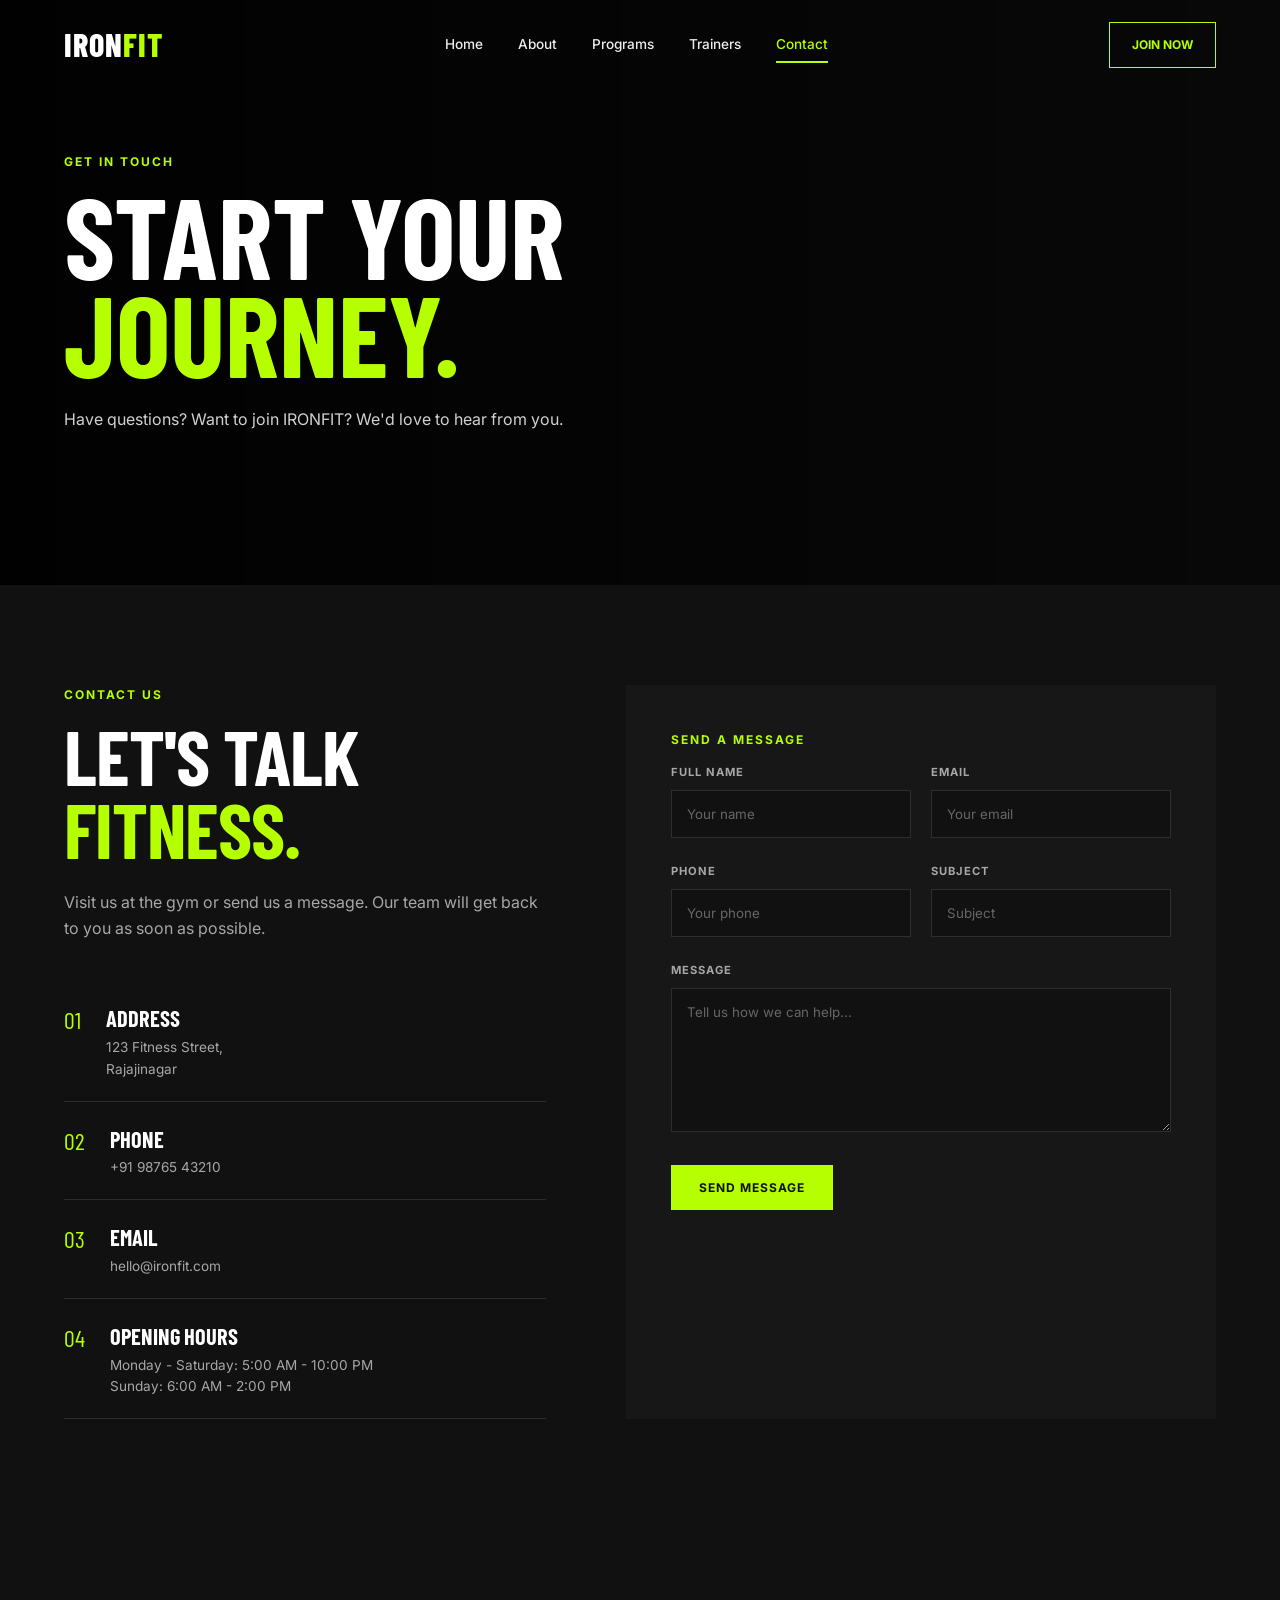
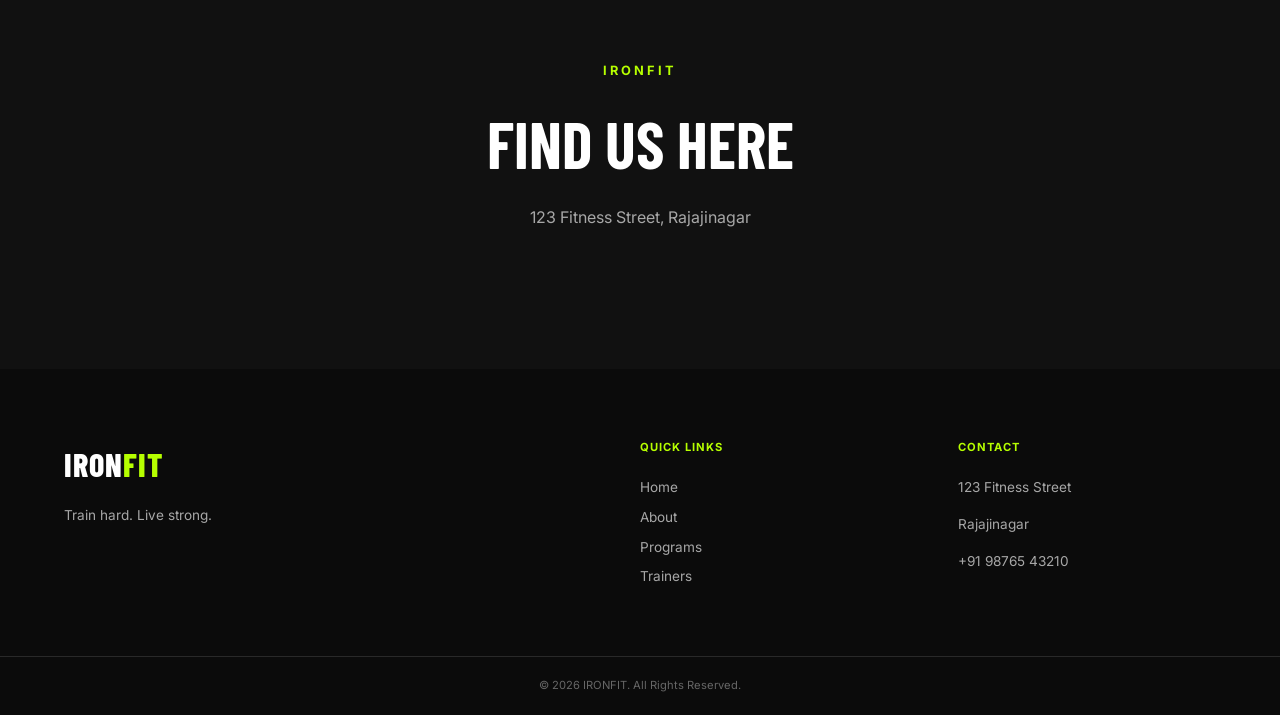
<file: contact.html>
<!DOCTYPE html>
<html lang="en">

<head>

    <meta charset="UTF-8">
    <meta name="viewport" content="width=device-width, initial-scale=1.0">

    <title>Contact | IRONFIT</title>

    <link rel="stylesheet" href="css/style.css">

    <link rel="preconnect" href="https://fonts.googleapis.com">
    <link rel="preconnect" href="https://fonts.gstatic.com" crossorigin>

    <link href="https://fonts.googleapis.com/css2?family=Barlow+Condensed:wght@400;500;600;700;800&family=Inter:wght@300;400;500;600;700&display=swap" rel="stylesheet">

</head>

<body>


<!-- NAVBAR -->

<header class="header">

    <nav class="navbar container">

        <a href="index.html" class="logo">
            IRON<span>FIT</span>
        </a>

        <div class="nav-links">

            <a href="index.html">Home</a>
            <a href="about.html">About</a>
            <a href="programs.html">Programs</a>
            <a href="trainers.html">Trainers</a>
            <a href="contact.html" class="active">Contact</a>

        </div>

        <a href="contact.html" class="nav-btn">
            JOIN NOW
        </a>

    </nav>

</header>


<!-- HERO -->

<section class="page-hero">

    <div class="container">

        <p class="section-label">GET IN TOUCH</p>

        <h1>
            START YOUR
            <span>JOURNEY.</span>
        </h1>

        <p>
            Have questions? Want to join IRONFIT?
            We'd love to hear from you.
        </p>

    </div>

</section>


<!-- CONTACT -->

<section class="section">

    <div class="container contact-grid">


        <!-- CONTACT INFORMATION -->

        <div class="contact-info">

            <p class="section-label">
                CONTACT US
            </p>

            <h2>
                LET'S TALK
                <span>FITNESS.</span>
            </h2>

            <p>
                Visit us at the gym or send us a message.
                Our team will get back to you as soon as possible.
            </p>


            <div class="contact-item">

                <span>01</span>

                <div>
                    <h3>ADDRESS</h3>
                    <p>
                        123 Fitness Street,<br>
                        Rajajinagar
                    </p>
                </div>

            </div>


            <div class="contact-item">

                <span>02</span>

                <div>
                    <h3>PHONE</h3>
                    <p>+91 98765 43210</p>
                </div>

            </div>


            <div class="contact-item">

                <span>03</span>

                <div>
                    <h3>EMAIL</h3>
                    <p>hello@ironfit.com</p>
                </div>

            </div>


            <div class="contact-item">

                <span>04</span>

                <div>
                    <h3>OPENING HOURS</h3>
                    <p>
                        Monday - Saturday: 5:00 AM - 10:00 PM
                        <br>
                        Sunday: 6:00 AM - 2:00 PM
                    </p>
                </div>

            </div>

        </div>


        <!-- CONTACT FORM -->

        <div class="contact-form">

            <p class="section-label">
                SEND A MESSAGE
            </p>

            <form>

                <div class="form-row">

                    <div class="form-group">

                        <label for="name">
                            FULL NAME
                        </label>

                        <input
                            type="text"
                            id="name"
                            placeholder="Your name"
                        >

                    </div>


                    <div class="form-group">

                        <label for="email">
                            EMAIL
                        </label>

                        <input
                            type="email"
                            id="email"
                            placeholder="Your email"
                        >

                    </div>

                </div>


                <div class="form-row">

                    <div class="form-group">

                        <label for="phone">
                            PHONE
                        </label>

                        <input
                            type="tel"
                            id="phone"
                            placeholder="Your phone"
                        >

                    </div>


                    <div class="form-group">

                        <label for="subject">
                            SUBJECT
                        </label>

                        <input
                            type="text"
                            id="subject"
                            placeholder="Subject"
                        >

                    </div>

                </div>


                <div class="form-group">

                    <label for="message">
                        MESSAGE
                    </label>

                    <textarea
                        id="message"
                        rows="7"
                        placeholder="Tell us how we can help..."
                    ></textarea>

                </div>


                <button
                    type="submit"
                    class="btn btn-primary"
                >
                    SEND MESSAGE
                </button>

            </form>

        </div>

    </div>

</section>


<!-- MAP PLACEHOLDER -->

<section class="map-section">

    <div class="map-placeholder">

        <div>

            <span>IRONFIT</span>

            <h2>FIND US HERE</h2>

            <p>
                123 Fitness Street, Rajajinagar
            </p>

        </div>

    </div>

</section>


<!-- FOOTER -->

<footer class="footer">

    <div class="container footer-grid">

        <div>

            <a href="index.html" class="logo">
                IRON<span>FIT</span>
            </a>

            <p>
                Train hard. Live strong.
            </p>

        </div>

        <div>

            <h4>QUICK LINKS</h4>

            <a href="index.html">Home</a>
            <a href="about.html">About</a>
            <a href="programs.html">Programs</a>
            <a href="trainers.html">Trainers</a>

        </div>

        <div>

            <h4>CONTACT</h4>

            <p>123 Fitness Street</p>
            <p>Rajajinagar</p>
            <p>+91 98765 43210</p>

        </div>

    </div>


    <div class="footer-bottom">

        <p>
            © 2026 IRONFIT. All Rights Reserved.
        </p>

    </div>

</footer>

</body>
</html>
</file>
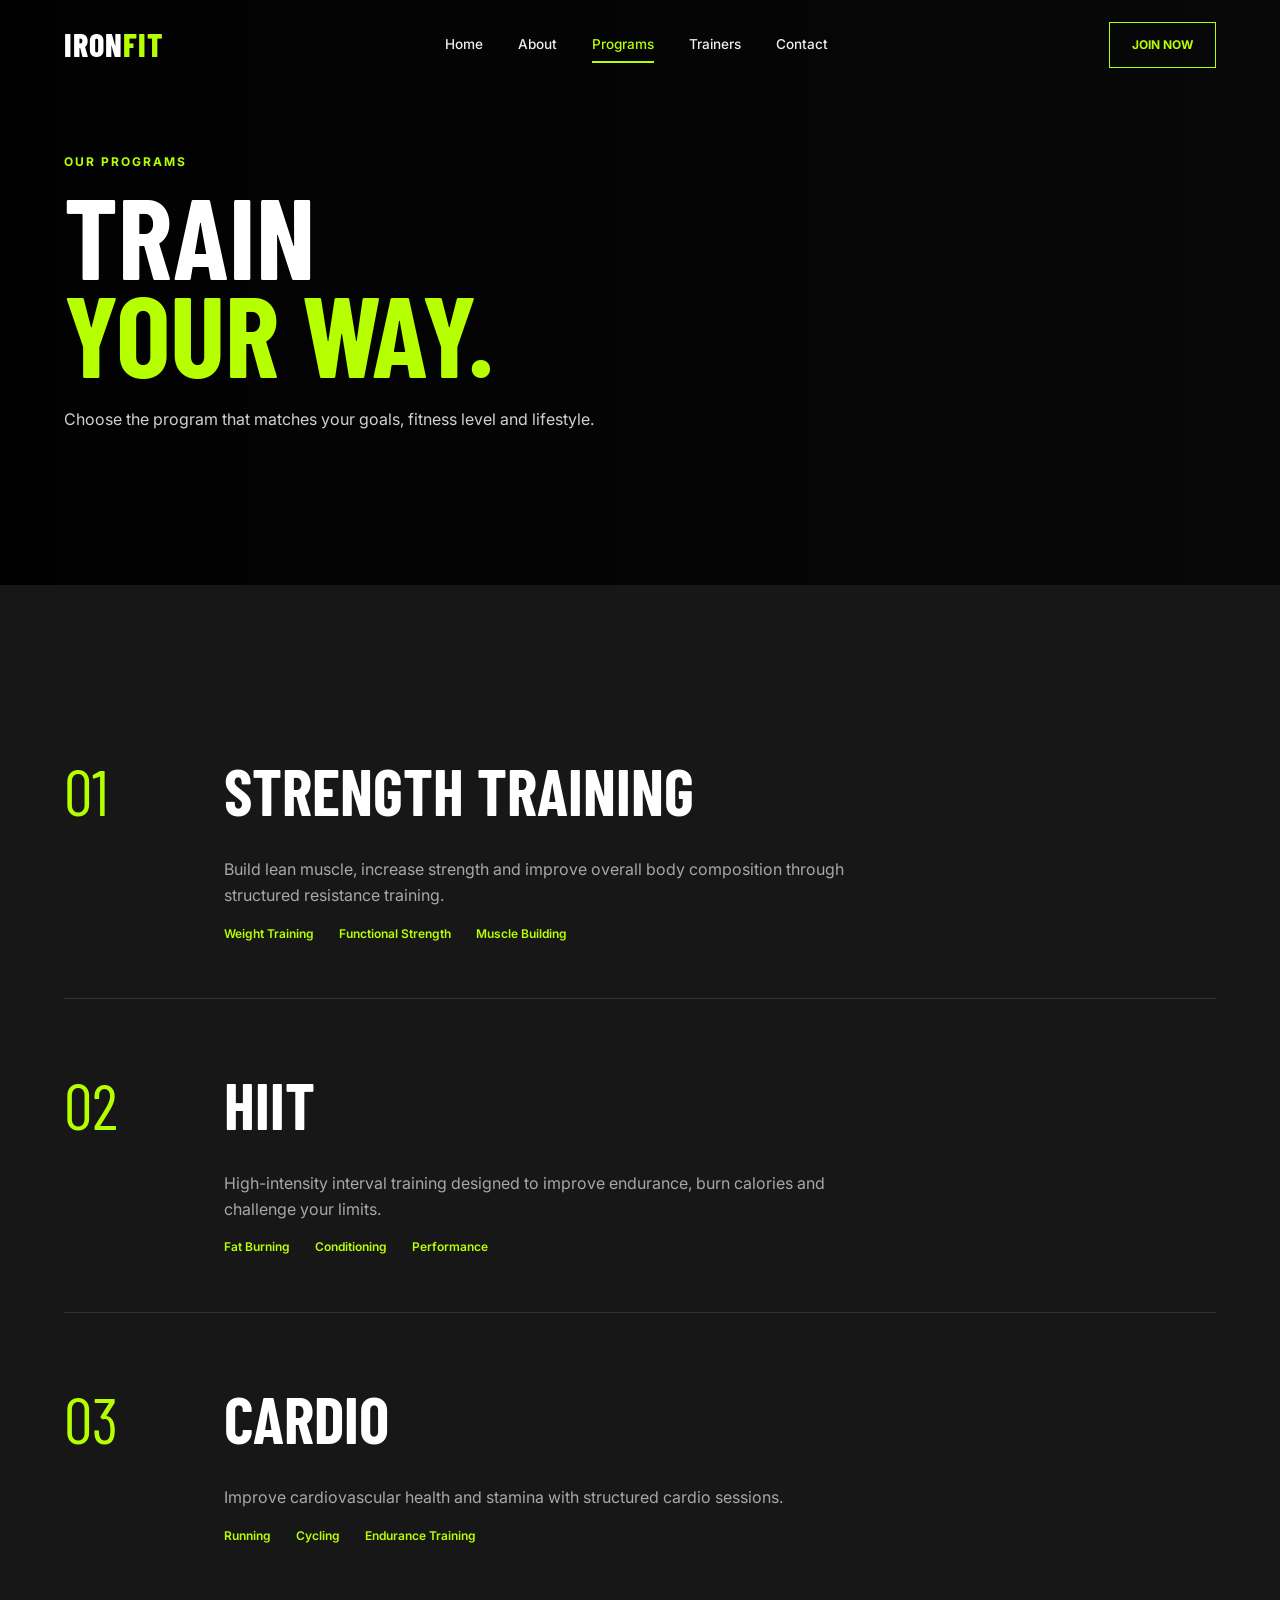
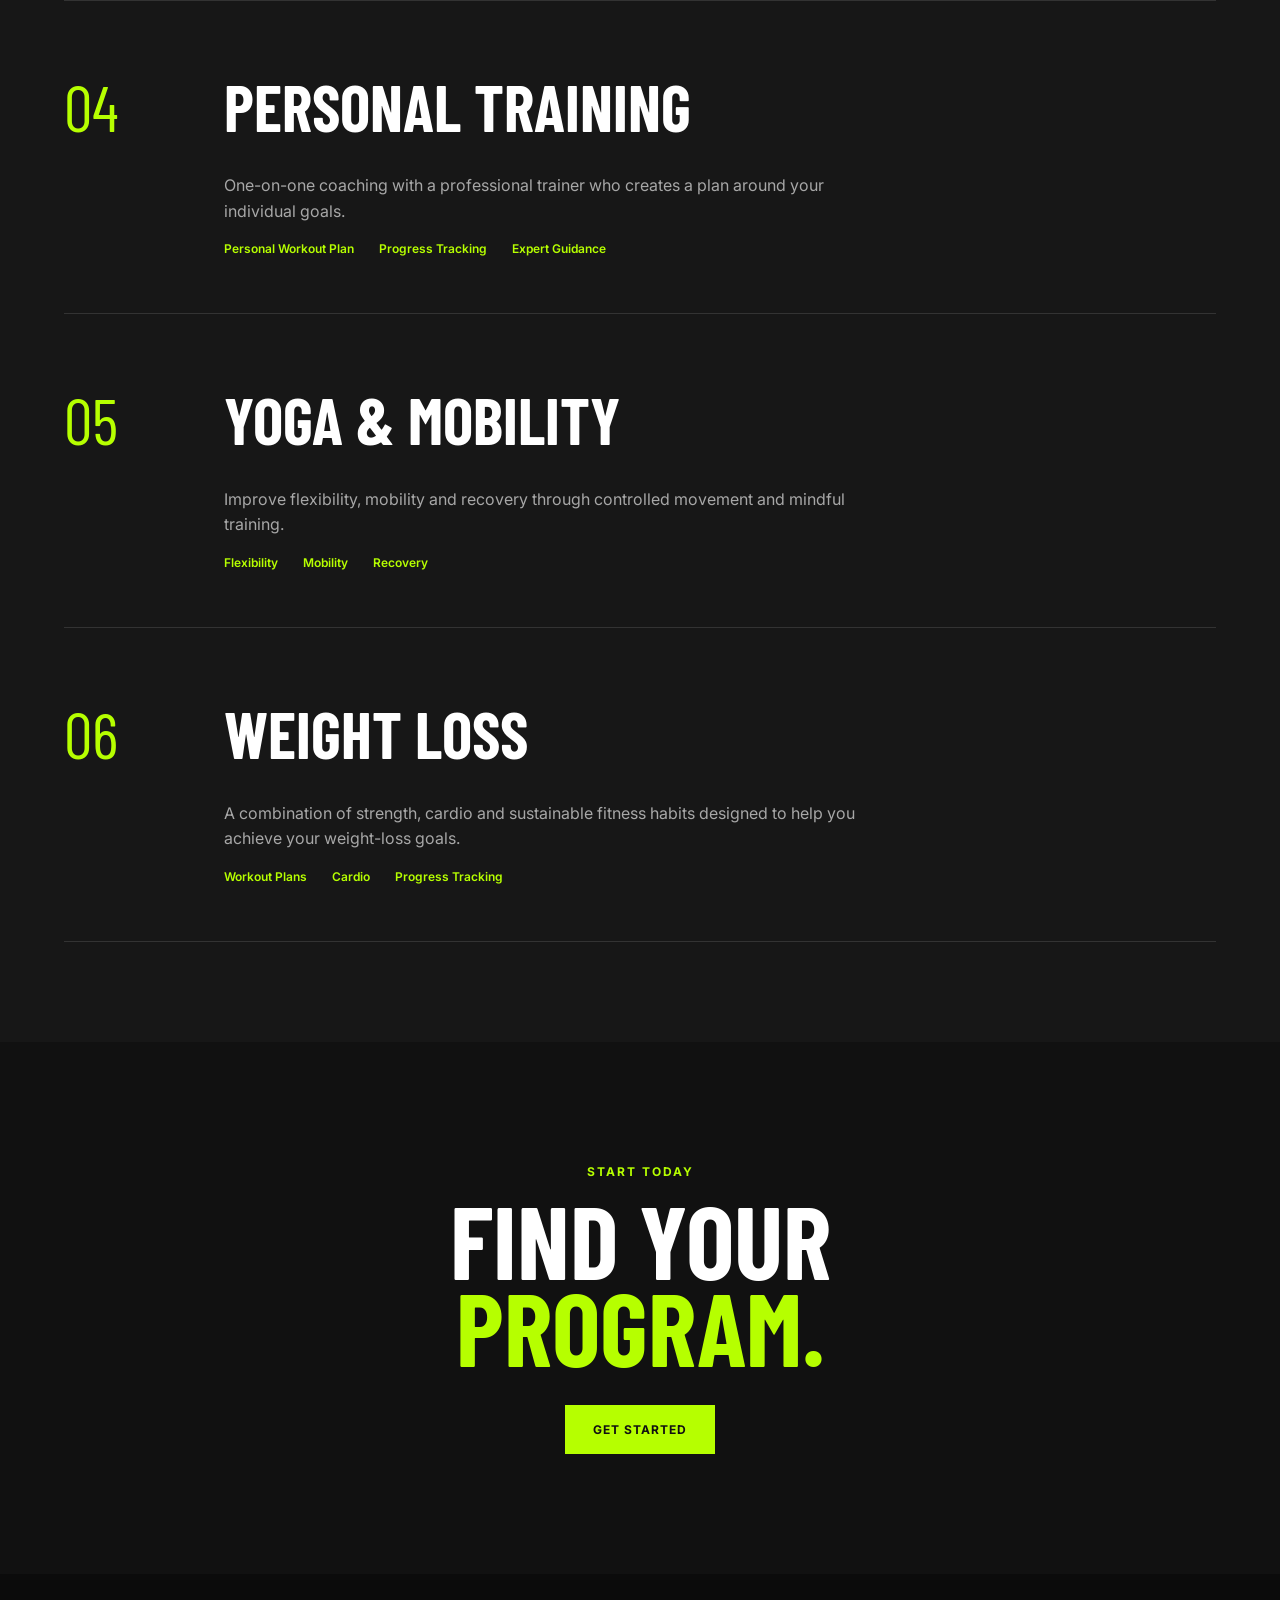
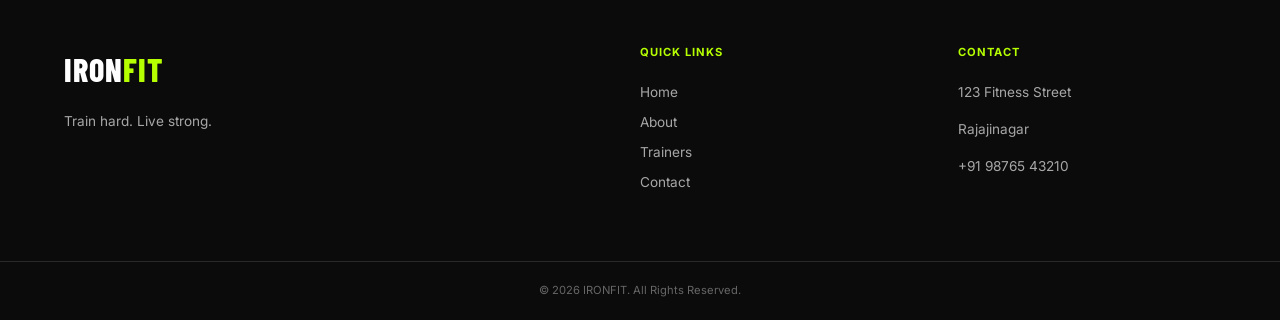
<file: programs.html>
<!DOCTYPE html>
<html lang="en">

<head>

    <meta charset="UTF-8">
    <meta name="viewport" content="width=device-width, initial-scale=1.0">

    <title>Programs | IRONFIT</title>

    <link rel="stylesheet" href="css/style.css">

    <link rel="preconnect" href="https://fonts.googleapis.com">
    <link rel="preconnect" href="https://fonts.gstatic.com" crossorigin>

    <link href="https://fonts.googleapis.com/css2?family=Barlow+Condensed:wght@400;500;600;700;800&family=Inter:wght@300;400;500;600;700&display=swap" rel="stylesheet">

</head>

<body>


<!-- NAVBAR -->

<header class="header">

    <nav class="navbar container">

        <a href="index.html" class="logo">
            IRON<span>FIT</span>
        </a>

        <div class="nav-links">

            <a href="index.html">Home</a>
            <a href="about.html">About</a>
            <a href="programs.html" class="active">Programs</a>
            <a href="trainers.html">Trainers</a>
            <a href="contact.html">Contact</a>

        </div>

        <a href="contact.html" class="nav-btn">
            JOIN NOW
        </a>

    </nav>

</header>


<!-- HERO -->

<section class="page-hero">

    <div class="container">

        <p class="section-label">OUR PROGRAMS</p>

        <h1>
            TRAIN
            <span>YOUR WAY.</span>
        </h1>

        <p>
            Choose the program that matches your goals,
            fitness level and lifestyle.
        </p>

    </div>

</section>


<!-- PROGRAMS -->

<section class="section-dark section">

    <div class="container">

        <div class="program-list">

            <article class="program-large">

                <div class="program-large-number">
                    01
                </div>

                <div>

                    <h2>STRENGTH TRAINING</h2>

                    <p>
                        Build lean muscle, increase strength and
                        improve overall body composition through
                        structured resistance training.
                    </p>

                    <ul>
                        <li>Weight Training</li>
                        <li>Functional Strength</li>
                        <li>Muscle Building</li>
                    </ul>

                </div>

            </article>


            <article class="program-large">

                <div class="program-large-number">
                    02
                </div>

                <div>

                    <h2>HIIT</h2>

                    <p>
                        High-intensity interval training designed
                        to improve endurance, burn calories and
                        challenge your limits.
                    </p>

                    <ul>
                        <li>Fat Burning</li>
                        <li>Conditioning</li>
                        <li>Performance</li>
                    </ul>

                </div>

            </article>


            <article class="program-large">

                <div class="program-large-number">
                    03
                </div>

                <div>

                    <h2>CARDIO</h2>

                    <p>
                        Improve cardiovascular health and stamina
                        with structured cardio sessions.
                    </p>

                    <ul>
                        <li>Running</li>
                        <li>Cycling</li>
                        <li>Endurance Training</li>
                    </ul>

                </div>

            </article>


            <article class="program-large">

                <div class="program-large-number">
                    04
                </div>

                <div>

                    <h2>PERSONAL TRAINING</h2>

                    <p>
                        One-on-one coaching with a professional
                        trainer who creates a plan around your
                        individual goals.
                    </p>

                    <ul>
                        <li>Personal Workout Plan</li>
                        <li>Progress Tracking</li>
                        <li>Expert Guidance</li>
                    </ul>

                </div>

            </article>


            <article class="program-large">

                <div class="program-large-number">
                    05
                </div>

                <div>

                    <h2>YOGA & MOBILITY</h2>

                    <p>
                        Improve flexibility, mobility and recovery
                        through controlled movement and mindful
                        training.
                    </p>

                    <ul>
                        <li>Flexibility</li>
                        <li>Mobility</li>
                        <li>Recovery</li>
                    </ul>

                </div>

            </article>


            <article class="program-large">

                <div class="program-large-number">
                    06
                </div>

                <div>

                    <h2>WEIGHT LOSS</h2>

                    <p>
                        A combination of strength, cardio and
                        sustainable fitness habits designed to
                        help you achieve your weight-loss goals.
                    </p>

                    <ul>
                        <li>Workout Plans</li>
                        <li>Cardio</li>
                        <li>Progress Tracking</li>
                    </ul>

                </div>

            </article>

        </div>

    </div>

</section>


<!-- CTA -->

<section class="cta">

    <div class="container cta-content">

        <p class="section-label">START TODAY</p>

        <h2>
            FIND YOUR
            <span>PROGRAM.</span>
        </h2>

        <a href="contact.html" class="btn btn-primary">
            GET STARTED
        </a>

    </div>

</section>


<!-- FOOTER -->

<footer class="footer">

    <div class="container footer-grid">

        <div>

            <a href="index.html" class="logo">
                IRON<span>FIT</span>
            </a>

            <p>
                Train hard. Live strong.
            </p>

        </div>

        <div>

            <h4>QUICK LINKS</h4>

            <a href="index.html">Home</a>
            <a href="about.html">About</a>
            <a href="trainers.html">Trainers</a>
            <a href="contact.html">Contact</a>

        </div>

        <div>

            <h4>CONTACT</h4>

            <p>123 Fitness Street</p>
            <p>Rajajinagar</p>
            <p>+91 98765 43210</p>

        </div>

    </div>

    <div class="footer-bottom">
        <p>© 2026 IRONFIT. All Rights Reserved.</p>
    </div>

</footer>

</body>
</html>
</file>
<file: css/style.css>
* {
    margin: 0;
    padding: 0;
    box-sizing: border-box;
}

html {
    scroll-behavior: smooth;
}

body {
    font-family: "Inter", sans-serif;
    background: #111111;
    color: #ffffff;
    line-height: 1.6;
    overflow-x: hidden;
}

img {
    width: 100%;
    display: block;
}

a {
    text-decoration: none;
    color: inherit;
}

button,
input,
textarea {
    font-family: inherit;
}

:root {
    --background: #111111;
    --dark: #171717;
    --dark-light: #202020;
    --white: #ffffff;
    --gray: #a7a7a7;
    --gray-light: #d1d1d1;
    --accent: #b6ff00;
    --accent-dark: #8ec900;
    --border: rgba(255, 255, 255, 0.12);
    --container: 1200px;
}

.container {
    width: min(90%, var(--container));
    margin: auto;
}

.section {
    padding: 100px 0;
}

.section-dark {
    background: #171717;
}

.section-label {
    color: var(--accent);
    font-size: 0.75rem;
    font-weight: 700;
    letter-spacing: 2px;
    margin-bottom: 15px;
}

.section-heading {
    display: flex;
    justify-content: space-between;
    align-items: end;
    gap: 30px;
    margin-bottom: 50px;
}

.section-heading.centered {
    display: block;
    text-align: center;
    max-width: 700px;
    margin-left: auto;
    margin-right: auto;
}

.section-heading h2,
.intro-content h2,
.contact-info h2 {
    font-family: "Barlow Condensed", sans-serif;
    font-size: clamp(3rem, 6vw, 5.5rem);
    line-height: 0.95;
    font-weight: 700;
    letter-spacing: -1px;
}

.section-heading h2 span,
.intro-content h2 span,
.contact-info h2 span {
    color: var(--accent);
    display: block;
}

.section-heading.centered > p:last-child {
    color: var(--gray);
    margin-top: 20px;
}

.header {
    position: absolute;
    top: 0;
    left: 0;
    width: 100%;
    z-index: 100;
    animation: navReveal 1s ease both;
}

.navbar {
    min-height: 90px;
    display: flex;
    align-items: center;
    justify-content: space-between;
    gap: 30px;
}

.logo {
    font-family: "Barlow Condensed", sans-serif;
    font-size: 2rem;
    font-weight: 800;
    letter-spacing: 1px;
    transition: 0.3s ease;
}

.logo span {
    color: var(--accent);
}

.logo:hover {
    transform: translateY(-2px);
    letter-spacing: 2px;
}

.nav-links {
    display: flex;
    align-items: center;
    gap: 35px;
}

.nav-links a {
    font-size: 0.85rem;
    font-weight: 500;
    color: #eeeeee;
    transition: 0.3s ease;
    position: relative;
}

.nav-links a::after {
    content: "";
    position: absolute;
    left: 0;
    bottom: -7px;
    width: 0;
    height: 2px;
    background: var(--accent);
    transition: width 0.3s ease;
}

.nav-links a:hover::after,
.nav-links a.active::after {
    width: 100%;
}

.nav-links a:hover,
.nav-links a.active {
    color: var(--accent);
}

.nav-btn {
    border: 1px solid var(--accent);
    padding: 12px 22px;
    font-size: 0.75rem;
    font-weight: 700;
    color: var(--accent);
    transition: 0.3s ease;
    position: relative;
    overflow: hidden;
}

.nav-btn:hover {
    background: var(--accent);
    color: #111111;
    transform: translateY(-3px);
    box-shadow: 0 10px 25px rgba(182, 255, 0, 0.15);
}

.btn {
    display: inline-flex;
    justify-content: center;
    align-items: center;
    padding: 15px 28px;
    font-size: 0.75rem;
    font-weight: 700;
    letter-spacing: 1px;
    transition: 0.35s ease;
    position: relative;
    overflow: hidden;
}

.btn::before {
    content: "";
    position: absolute;
    top: 0;
    left: -110%;
    width: 100%;
    height: 100%;
    background: rgba(255, 255, 255, 0.18);
    transform: skewX(-20deg);
    transition: left 0.5s ease;
}

.btn:hover::before {
    left: 110%;
}

.btn-primary {
    background: var(--accent);
    color: #111111;
}

.btn-primary:hover {
    background: var(--white);
    transform: translateY(-4px);
    box-shadow: 0 15px 35px rgba(182, 255, 0, 0.18);
}

.btn-outline {
    border: 1px solid rgba(255, 255, 255, 0.4);
    color: var(--white);
}

.btn-outline:hover {
    border-color: var(--accent);
    color: var(--accent);
    transform: translateY(-4px);
    box-shadow: 0 15px 35px rgba(182, 255, 0, 0.08);
}

.text-link {
    color: var(--accent);
    font-size: 0.75rem;
    font-weight: 700;
    letter-spacing: 1px;
    transition: 0.3s ease;
}

.text-link:hover {
    letter-spacing: 2px;
}

.hero {
    min-height: 100vh;
    display: flex;
    align-items: center;
    position: relative;
    background:
        url("https://images.unsplash.com/photo-1534438327276-14e5300c3a48?auto=format&fit=crop&w=2000&q=85")
        center/cover no-repeat;
    animation: heroZoom 1.8s ease both;
}

.hero-overlay {
    position: absolute;
    inset: 0;
    background:
        linear-gradient(
            90deg,
            rgba(0, 0, 0, 0.88),
            rgba(0, 0, 0, 0.55),
            rgba(0, 0, 0, 0.25)
        );
}

.hero-content {
    position: relative;
    z-index: 2;
    padding-top: 80px;
}

.hero-small {
    color: var(--accent);
    font-size: 0.8rem;
    font-weight: 700;
    letter-spacing: 3px;
    margin-bottom: 20px;
    animation: fadeUp 0.8s 0.3s ease both;
}

.hero h1 {
    font-family: "Barlow Condensed", sans-serif;
    font-size: clamp(4rem, 10vw, 9rem);
    line-height: 0.82;
    max-width: 900px;
    font-weight: 800;
    animation: fadeUp 0.9s 0.45s ease both;
}

.hero h1 span {
    color: var(--accent);
    display: block;
    animation: accentReveal 1s 0.8s ease both;
}

.hero-description {
    max-width: 550px;
    color: #d1d1d1;
    margin: 30px 0;
    font-size: 1rem;
    animation: fadeUp 0.8s 0.9s ease both;
}

.hero-buttons {
    display: flex;
    gap: 15px;
    flex-wrap: wrap;
    animation: fadeUp 0.8s 1.05s ease both;
}

.stats-section {
    background: var(--accent);
    color: #111111;
}

.stats {
    display: grid;
    grid-template-columns: repeat(4, 1fr);
}

.stat {
    padding: 35px 20px;
    text-align: center;
    border-right: 1px solid rgba(0, 0, 0, 0.2);
    transition: 0.35s ease;
    animation: statReveal 0.8s ease both;
}

.stat:nth-child(2) {
    animation-delay: 0.1s;
}

.stat:nth-child(3) {
    animation-delay: 0.2s;
}

.stat:nth-child(4) {
    animation-delay: 0.3s;
}

.stat:hover {
    transform: translateY(-8px);
    background: rgba(255, 255, 255, 0.12);
}

.stat:last-child {
    border-right: none;
}

.stat h2 {
    font-family: "Barlow Condensed", sans-serif;
    font-size: 3rem;
    line-height: 1;
    transition: 0.3s ease;
}

.stat:hover h2 {
    transform: scale(1.08);
}

.stat p {
    font-size: 0.7rem;
    font-weight: 700;
    letter-spacing: 1px;
    margin-top: 8px;
}

.intro-grid {
    display: grid;
    grid-template-columns: 1fr 1fr;
    gap: 80px;
    align-items: center;
}

.section-image {
    overflow: hidden;
    position: relative;
}

.section-image::after {
    content: "";
    position: absolute;
    inset: 0;
    border: 1px solid rgba(182, 255, 0, 0.3);
    opacity: 0;
    transition: 0.5s ease;
    pointer-events: none;
}

.section-image:hover::after {
    opacity: 1;
    inset: 12px;
}

.section-image img {
    height: 550px;
    object-fit: cover;
    transition: transform 0.7s ease;
}

.section-image:hover img {
    transform: scale(1.06);
}

.intro-content {
    animation: fadeUp 1s ease both;
}

.intro-content > p:not(.section-label) {
    color: var(--gray);
    margin: 20px 0;
    max-width: 550px;
}

.program-grid {
    display: grid;
    grid-template-columns: repeat(4, 1fr);
    gap: 1px;
    background: var(--border);
}

.program-card {
    background: #171717;
    min-height: 300px;
    padding: 35px;
    position: relative;
    transition: 0.45s ease;
    overflow: hidden;
}

.program-card::before {
    content: "";
    position: absolute;
    left: 0;
    bottom: 0;
    width: 100%;
    height: 3px;
    background: var(--accent);
    transform: scaleX(0);
    transform-origin: left;
    transition: transform 0.45s ease;
}

.program-card::after {
    content: "";
    position: absolute;
    width: 90px;
    height: 90px;
    right: -40px;
    top: -40px;
    border-radius: 50%;
    background: rgba(182, 255, 0, 0.05);
    transition: 0.5s ease;
}

.program-card:hover {
    background: #222222;
    transform: translateY(-8px);
}

.program-card:hover::before {
    transform: scaleX(1);
}

.program-card:hover::after {
    transform: scale(2.5);
}

.program-card:nth-child(1) {
    animation: fadeUp 0.7s 0.1s ease both;
}

.program-card:nth-child(2) {
    animation: fadeUp 0.7s 0.2s ease both;
}

.program-card:nth-child(3) {
    animation: fadeUp 0.7s 0.3s ease both;
}

.program-card:nth-child(4) {
    animation: fadeUp 0.7s 0.4s ease both;
}

.program-number {
    color: var(--accent);
    font-family: "Barlow Condensed", sans-serif;
    font-size: 2rem;
    transition: 0.3s ease;
}

.program-card:hover .program-number {
    transform: translateX(8px);
}

.program-card h3 {
    font-family: "Barlow Condensed", sans-serif;
    font-size: 2rem;
    margin-top: 50px;
    transition: 0.3s ease;
}

.program-card:hover h3 {
    color: var(--accent);
    transform: translateX(5px);
}

.program-card p {
    color: var(--gray);
    font-size: 0.9rem;
    margin: 15px 0 30px;
}

.program-card a {
    color: var(--accent);
    font-size: 0.7rem;
    font-weight: 700;
    transition: 0.3s ease;
}

.program-card a:hover {
    letter-spacing: 2px;
}

.features-grid {
    display: grid;
    grid-template-columns: repeat(3, 1fr);
    gap: 25px;
    margin-top: 50px;
}

.feature-card {
    border: 1px solid var(--border);
    padding: 35px;
    transition: 0.45s ease;
    position: relative;
    overflow: hidden;
}

.feature-card::before {
    content: "";
    position: absolute;
    left: 0;
    top: 0;
    width: 3px;
    height: 0;
    background: var(--accent);
    transition: height 0.45s ease;
}

.feature-card:hover {
    border-color: var(--accent);
    transform: translateY(-8px);
    background: rgba(255, 255, 255, 0.02);
}

.feature-card:hover::before {
    height: 100%;
}

.feature-icon {
    font-family: "Barlow Condensed", sans-serif;
    color: var(--accent);
    font-size: 2rem;
}

.feature-card h3 {
    font-family: "Barlow Condensed", sans-serif;
    font-size: 1.7rem;
    margin: 25px 0 10px;
    transition: 0.3s ease;
}

.feature-card:hover h3 {
    transform: translateX(5px);
}

.feature-card p {
    color: var(--gray);
    font-size: 0.9rem;
}

.cta {
    padding: 120px 20px;
    text-align: center;
    background:
        linear-gradient(
            rgba(0, 0, 0, 0.75),
            rgba(0, 0, 0, 0.75)
        ),
        url("https://images.unsplash.com/photo-1581009146145-b5ef050c2e1e?auto=format&fit=crop&w=2000&q=80")
        center/cover no-repeat;
    background-attachment: fixed;
}

.cta-content {
    animation: fadeUp 1s ease both;
}

.cta-content h2 {
    font-family: "Barlow Condensed", sans-serif;
    font-size: clamp(3.5rem, 8vw, 7rem);
    line-height: 0.85;
    margin-bottom: 35px;
}

.cta-content h2 span {
    color: var(--accent);
    display: block;
}

.cta .btn {
    animation: pulseButton 2.5s infinite;
}

.page-hero {
    min-height: 65vh;
    display: flex;
    align-items: end;
    padding: 100px 0;
    background:
        linear-gradient(
            90deg,
            rgba(0, 0, 0, 0.9),
            rgba(0, 0, 0, 0.5)
        ),
        url("https://images.unsplash.com/photo-1571902943202-507ec2618e8f?auto=format&fit=crop&w=2000&q=80")
        center/cover no-repeat;
    animation: heroZoom 1.5s ease both;
}

.page-hero .section-label {
    animation: fadeUp 0.7s 0.2s ease both;
}

.page-hero h1 {
    font-family: "Barlow Condensed", sans-serif;
    font-size: clamp(4rem, 9vw, 8rem);
    line-height: 0.85;
    max-width: 900px;
    animation: fadeUp 0.9s 0.35s ease both;
}

.page-hero h1 span {
    color: var(--accent);
    display: block;
    animation: accentReveal 1s 0.65s ease both;
}

.page-hero p:last-child {
    color: var(--gray-light);
    max-width: 600px;
    margin-top: 25px;
    animation: fadeUp 0.8s 0.75s ease both;
}

.mission-grid {
    display: grid;
    grid-template-columns: repeat(3, 1fr);
    gap: 25px;
}

.mission-card {
    border: 1px solid var(--border);
    padding: 40px;
    transition: 0.45s ease;
    position: relative;
    overflow: hidden;
}

.mission-card::after {
    content: "";
    position: absolute;
    right: -60px;
    bottom: -60px;
    width: 140px;
    height: 140px;
    border-radius: 50%;
    background: rgba(182, 255, 0, 0.05);
    transition: 0.5s ease;
}

.mission-card:hover {
    border-color: var(--accent);
    transform: translateY(-8px);
}

.mission-card:hover::after {
    transform: scale(2);
}

.mission-card > span {
    color: var(--accent);
    font-family: "Barlow Condensed", sans-serif;
    font-size: 2rem;
}

.mission-card h3 {
    font-family: "Barlow Condensed", sans-serif;
    font-size: 2.2rem;
    margin: 25px 0 10px;
    transition: 0.3s ease;
}

.mission-card:hover h3 {
    color: var(--accent);
}

.mission-card p {
    color: var(--gray);
}

.mission-card:nth-child(1) {
    animation: fadeUp 0.7s 0.1s ease both;
}

.mission-card:nth-child(2) {
    animation: fadeUp 0.7s 0.2s ease both;
}

.mission-card:nth-child(3) {
    animation: fadeUp 0.7s 0.3s ease both;
}

.facility-grid {
    display: grid;
    grid-template-columns: 2fr 1fr;
    gap: 20px;
}

.facility-card {
    position: relative;
    min-height: 300px;
    overflow: hidden;
}

.facility-card img {
    height: 100%;
    object-fit: cover;
    transition: transform 0.7s ease;
}

.facility-card:hover img {
    transform: scale(1.08);
}

.facility-card::after {
    content: "";
    position: absolute;
    inset: 15px;
    border: 1px solid rgba(182, 255, 0, 0);
    transition: 0.5s ease;
    pointer-events: none;
}

.facility-card:hover::after {
    border-color: rgba(182, 255, 0, 0.5);
}

.facility-card > div {
    position: absolute;
    bottom: 0;
    left: 0;
    right: 0;
    padding: 25px;
    background: linear-gradient(transparent, rgba(0, 0, 0, 0.9));
    z-index: 2;
    transform: translateY(5px);
    transition: 0.4s ease;
}

.facility-card:hover > div {
    transform: translateY(0);
}

.facility-card h3 {
    font-family: "Barlow Condensed", sans-serif;
    font-size: 1.8rem;
}

.facility-card p {
    color: #ddd;
    font-size: 0.85rem;
}

.program-list {
    display: grid;
}

.program-large {
    display: grid;
    grid-template-columns: 120px 1fr;
    gap: 40px;
    padding: 55px 0;
    border-bottom: 1px solid var(--border);
    transition: 0.4s ease;
}

.program-large:hover {
    padding-left: 15px;
    border-bottom-color: var(--accent);
}

.program-large-number {
    font-family: "Barlow Condensed", sans-serif;
    color: var(--accent);
    font-size: 4rem;
    transition: 0.4s ease;
}

.program-large:hover .program-large-number {
    transform: scale(1.12);
}

.program-large h2 {
    font-family: "Barlow Condensed", sans-serif;
    font-size: clamp(2.5rem, 5vw, 4rem);
    transition: 0.3s ease;
}

.program-large:hover h2 {
    color: var(--accent);
}

.program-large p {
    color: var(--gray);
    max-width: 650px;
    margin: 15px 0;
}

.program-large ul {
    display: flex;
    gap: 25px;
    flex-wrap: wrap;
    list-style: none;
    color: var(--accent);
    font-size: 0.75rem;
    font-weight: 600;
}

.program-large {
    animation: fadeUp 0.7s ease both;
}

.program-large:nth-child(1) {
    animation-delay: 0.05s;
}

.program-large:nth-child(2) {
    animation-delay: 0.15s;
}

.program-large:nth-child(3) {
    animation-delay: 0.25s;
}

.program-large:nth-child(4) {
    animation-delay: 0.35s;
}

.program-large:nth-child(5) {
    animation-delay: 0.45s;
}

.program-large:nth-child(6) {
    animation-delay: 0.55s;
}

.trainer-grid {
    display: grid;
    grid-template-columns: repeat(3, 1fr);
    gap: 25px;
}

.trainer-card {
    background: #171717;
    transition: 0.45s ease;
    overflow: hidden;
}

.trainer-card:hover {
    transform: translateY(-10px);
    box-shadow: 0 25px 50px rgba(0, 0, 0, 0.35);
}

.trainer-image {
    height: 420px;
    overflow: hidden;
    position: relative;
}

.trainer-image::after {
    content: "";
    position: absolute;
    inset: 0;
    background: linear-gradient(
        transparent 60%,
        rgba(0, 0, 0, 0.35)
    );
    pointer-events: none;
}

.trainer-image img {
    height: 100%;
    object-fit: cover;
    transition: transform 0.7s ease;
}

.trainer-card:hover img {
    transform: scale(1.08);
}

.trainer-info {
    padding: 25px;
    position: relative;
}

.trainer-role {
    color: var(--accent);
    font-size: 0.7rem;
    font-weight: 700;
    letter-spacing: 1px;
}

.trainer-info h3 {
    font-family: "Barlow Condensed", sans-serif;
    font-size: 2.2rem;
    margin: 8px 0;
    transition: 0.3s ease;
}

.trainer-card:hover .trainer-info h3 {
    color: var(--accent);
}

.trainer-info > p:last-child {
    color: var(--gray);
    font-size: 0.85rem;
}

.trainer-card:nth-child(1) {
    animation: fadeUp 0.7s 0.1s ease both;
}

.trainer-card:nth-child(2) {
    animation: fadeUp 0.7s 0.2s ease both;
}

.trainer-card:nth-child(3) {
    animation: fadeUp 0.7s 0.3s ease both;
}

.pricing-grid {
    display: grid;
    grid-template-columns: repeat(3, 1fr);
    gap: 25px;
    align-items: stretch;
}

.price-card {
    position: relative;
    padding: 40px;
    border: 1px solid var(--border);
    transition: 0.45s ease;
}

.price-card:hover {
    transform: translateY(-10px);
    border-color: var(--accent);
    box-shadow: 0 25px 50px rgba(0, 0, 0, 0.25);
}

.price-card.popular {
    border-color: var(--accent);
}

.popular-label {
    position: absolute;
    top: 0;
    right: 0;
    background: var(--accent);
    color: #111;
    padding: 8px 15px;
    font-size: 0.65rem;
    font-weight: 700;
}

.price-type {
    color: var(--accent);
    font-weight: 700;
    font-size: 0.8rem;
    letter-spacing: 2px;
}

.price-card h3 {
    font-family: "Barlow Condensed", sans-serif;
    font-size: 3.5rem;
    margin-top: 20px;
    transition: 0.3s ease;
}

.price-card:hover h3 {
    transform: translateX(5px);
}

.price-card h3 span {
    font-family: "Inter", sans-serif;
    color: var(--gray);
    font-size: 0.75rem;
}

.price-line {
    height: 1px;
    background: var(--border);
    margin: 25px 0;
    transition: 0.4s ease;
}

.price-card:hover .price-line {
    background: var(--accent);
}

.price-card ul {
    list-style: none;
    color: var(--gray-light);
    font-size: 0.85rem;
    margin-bottom: 35px;
}

.price-card li {
    margin: 12px 0;
    transition: 0.3s ease;
}

.price-card li:hover {
    color: var(--accent);
    transform: translateX(5px);
}

.price-card .btn {
    width: 100%;
}

.contact-grid {
    display: grid;
    grid-template-columns: 0.9fr 1.1fr;
    gap: 80px;
}

.contact-info {
    animation: fadeUp 0.8s ease both;
}

.contact-info > p:not(.section-label) {
    color: var(--gray);
    margin: 25px 0 40px;
}

.contact-item {
    display: flex;
    gap: 25px;
    padding: 20px 0;
    border-bottom: 1px solid var(--border);
    transition: 0.35s ease;
}

.contact-item:hover {
    padding-left: 10px;
    border-bottom-color: var(--accent);
}

.contact-item > span {
    color: var(--accent);
    font-family: "Barlow Condensed", sans-serif;
    font-size: 1.5rem;
}

.contact-item h3 {
    font-family: "Barlow Condensed", sans-serif;
    font-size: 1.4rem;
    transition: 0.3s ease;
}

.contact-item:hover h3 {
    color: var(--accent);
}

.contact-item p {
    color: var(--gray);
    font-size: 0.85rem;
}

.contact-form {
    background: #171717;
    padding: 45px;
    animation: fadeUp 0.8s 0.2s ease both;
    transition: 0.4s ease;
}

.contact-form:hover {
    box-shadow: 0 20px 50px rgba(0, 0, 0, 0.2);
}

.form-row {
    display: grid;
    grid-template-columns: 1fr 1fr;
    gap: 20px;
}

.form-group {
    margin-bottom: 25px;
}

.form-group label {
    display: block;
    color: var(--gray);
    font-size: 0.7rem;
    font-weight: 700;
    letter-spacing: 1px;
    margin-bottom: 8px;
}

.form-group input,
.form-group textarea {
    width: 100%;
    border: 1px solid var(--border);
    background: #111111;
    color: white;
    padding: 15px;
    outline: none;
    resize: vertical;
    transition: 0.3s ease;
}

.form-group input::placeholder,
.form-group textarea::placeholder {
    color: #666;
}

.form-group input:focus,
.form-group textarea:focus {
    border-color: var(--accent);
    box-shadow: 0 0 0 2px rgba(182, 255, 0, 0.08);
    transform: translateY(-2px);
}

.contact-form .btn {
    border: none;
    cursor: pointer;
}

.map-section {
    height: 450px;
    overflow: hidden;
}

.map-placeholder {
    height: 100%;
    display: flex;
    align-items: center;
    justify-content: center;
    text-align: center;
    background:
        linear-gradient(
            rgba(17, 17, 17, 0.85),
            rgba(17, 17, 17, 0.85)
        )
    transition: transform 0.8s ease;
}

.map-section:hover .map-placeholder {
    transform: scale(1.03);
}

.map-placeholder span {
    color: var(--accent);
    font-size: 0.8rem;
    font-weight: 700;
    letter-spacing: 3px;
}

.map-placeholder h2 {
    font-family: "Barlow Condensed", sans-serif;
    font-size: 4rem;
    margin: 10px 0;
}

.map-placeholder p {
    color: var(--gray);
}

.footer {
    background: #0b0b0b;
    padding-top: 70px;
}

.footer-grid {
    display: grid;
    grid-template-columns: 2fr 1fr 1fr;
    gap: 60px;
    padding-bottom: 60px;
}

.footer-grid > div {
    animation: fadeUp 0.8s ease both;
}

.footer-grid > div:nth-child(2) {
    animation-delay: 0.1s;
}

.footer-grid > div:nth-child(3) {
    animation-delay: 0.2s;
}

.footer-grid > div > p {
    color: var(--gray);
    font-size: 0.85rem;
    margin-top: 15px;
}

.footer h4 {
    color: var(--accent);
    font-size: 0.7rem;
    letter-spacing: 1px;
    margin-bottom: 20px;
}

.footer-grid > div > a:not(.logo) {
    display: block;
    color: var(--gray);
    font-size: 0.85rem;
    margin: 8px 0;
    transition: 0.3s ease;
}

.footer-grid > div > a:not(.logo):hover {
    color: var(--accent);
    transform: translateX(5px);
}

.footer-bottom {
    border-top: 1px solid var(--border);
    text-align: center;
    padding: 20px;
}

.footer-bottom p {
    color: #666;
    font-size: 0.7rem;
}

@keyframes fadeUp {
    from {
        opacity: 0;
        transform: translateY(35px);
    }

    to {
        opacity: 1;
        transform: translateY(0);
    }
}

@keyframes navReveal {
    from {
        opacity: 0;
        transform: translateY(-25px);
    }

    to {
        opacity: 1;
        transform: translateY(0);
    }
}

@keyframes heroZoom {
    from {
        opacity: 0;
        background-size: 108%;
    }

    to {
        opacity: 1;
        background-size: cover;
    }
}

@keyframes accentReveal {
    from {
        opacity: 0;
        transform: translateX(-35px);
    }

    to {
        opacity: 1;
        transform: translateX(0);
    }
}

@keyframes statReveal {
    from {
        opacity: 0;
        transform: translateY(20px);
    }

    to {
        opacity: 1;
        transform: translateY(0);
    }
}

@keyframes pulseButton {
    0%,
    100% {
        box-shadow: 0 0 0 0 rgba(182, 255, 0, 0);
    }

    50% {
        box-shadow: 0 0 0 10px rgba(182, 255, 0, 0.08);
    }
}

@media (max-width: 992px) {

    .nav-links {
        gap: 18px;
    }

    .nav-links a {
        font-size: 0.75rem;
    }

    .nav-btn {
        display: none;
    }

    .program-grid {
        grid-template-columns: repeat(2, 1fr);
    }

    .features-grid {
        grid-template-columns: repeat(2, 1fr);
    }

    .intro-grid {
        gap: 40px;
    }

    .mission-grid {
        grid-template-columns: 1fr;
    }

    .trainer-grid {
        grid-template-columns: repeat(2, 1fr);
    }

    .pricing-grid {
        grid-template-columns: 1fr;
        max-width: 600px;
        margin: auto;
    }

    .contact-grid {
        gap: 40px;
    }
}

@media (max-width: 700px) {

    .section {
        padding: 70px 0;
    }

    .navbar {
        min-height: 75px;
    }

    .logo {
        font-size: 1.7rem;
    }

    .nav-links {
        gap: 12px;
    }

    .nav-links a {
        font-size: 0.65rem;
    }

    .hero {
        min-height: 90vh;
    }

    .hero-content {
        padding-top: 100px;
    }

    .hero-description {
        font-size: 0.85rem;
    }

    .hero-buttons {
        flex-direction: column;
        align-items: flex-start;
    }

    .btn {
        padding: 13px 20px;
    }

    .stats {
        grid-template-columns: repeat(2, 1fr);
    }

    .stat {
        border-right: none;
        border-bottom: 1px solid rgba(0, 0, 0, 0.2);
    }

    .intro-grid {
        grid-template-columns: 1fr;
        gap: 40px;
    }

    .section-image img {
        height: 400px;
    }

    .section-heading {
        display: block;
    }

    .section-heading .text-link {
        display: inline-block;
        margin-top: 20px;
    }

    .program-grid {
        grid-template-columns: 1fr;
    }

    .program-card {
        min-height: 260px;
    }

    .features-grid {
        grid-template-columns: 1fr;
    }

    .page-hero {
        min-height: 55vh;
        padding-bottom: 70px;
    }

    .mission-grid {
        grid-template-columns: 1fr;
    }

    .facility-grid {
        grid-template-columns: 1fr;
    }

    .facility-card {
        min-height: 300px;
    }

    .program-large {
        grid-template-columns: 60px 1fr;
        gap: 20px;
        padding: 40px 0;
    }

    .program-large-number {
        font-size: 2.5rem;
    }

    .trainer-grid {
        grid-template-columns: 1fr;
    }

    .trainer-image {
        height: 400px;
    }

    .contact-grid {
        grid-template-columns: 1fr;
    }

    .contact-form {
        padding: 25px;
    }

    .form-row {
        grid-template-columns: 1fr;
    }

    .map-section {
        height: 350px;
    }

    .map-placeholder h2 {
        font-size: 3rem;
    }

    .footer-grid {
        grid-template-columns: 1fr;
        gap: 35px;
    }

    .cta {
        background-attachment: scroll;
    }
}

@media (max-width: 450px) {

    .container {
        width: 92%;
    }

    .nav-links {
        gap: 8px;
    }

    .nav-links a {
        font-size: 0.58rem;
    }

    .hero h1 {
        font-size: 4rem;
    }

    .page-hero h1 {
        font-size: 4rem;
    }

    .stats {
        grid-template-columns: 1fr;
    }

    .stat {
        border-bottom: 1px solid rgba(0, 0, 0, 0.2);
    }

    .program-large {
        grid-template-columns: 1fr;
    }

    .program-large-number {
        font-size: 2rem;
    }

    .contact-item {
        gap: 15px;
    }
}

@media (prefers-reduced-motion: reduce) {

    html {
        scroll-behavior: auto;
    }

    *,
    *::before,
    *::after {
        animation-duration: 0.01ms !important;
        animation-iteration-count: 1 !important;
        transition-duration: 0.01ms !important;
    }
}
</file>
